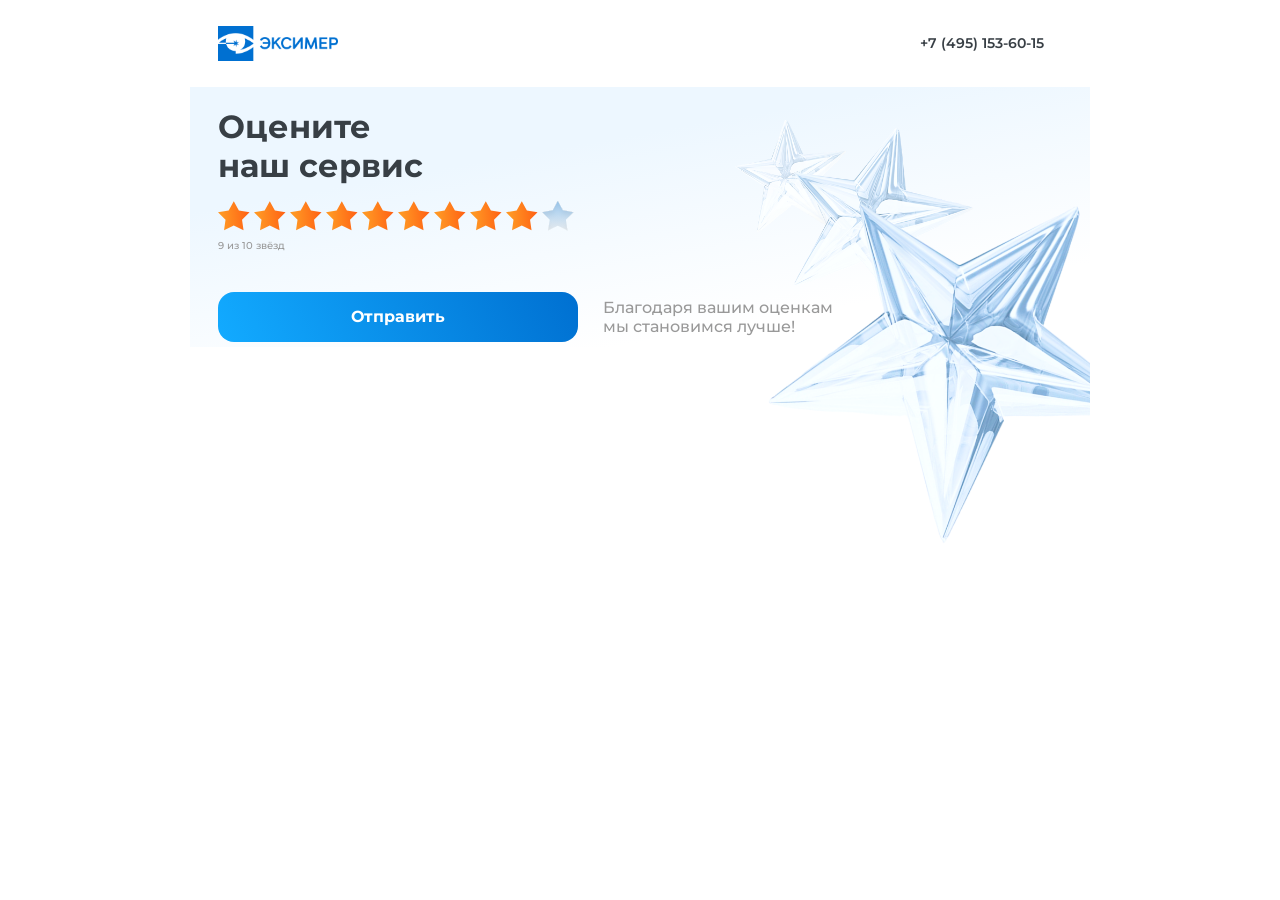
<file: index.html>
<!doctype html>
<html lang="en">
  <head>
    <meta charset="UTF-8" />
    <meta name="viewport" content="width=device-width, initial-scale=1.0" />
    <link
      href="https://fonts.googleapis.com/css2?family=Allura&family=Montserrat:ital,wght@0,100..900;1,100..900&family=Mulish:ital,wght@0,200..1000;1,200..1000&family=Oswald:wght@200..700&display=swap"
      rel="stylesheet"
    />
    <link
      href="https://fonts.googleapis.com/css2?family=Allura&family=Montserrat:ital,wght@0,100..900;1,100..900&family=Mulish:ital,wght@0,200..1000;1,200..1000&family=Oswald:wght@200..700&display=swap"
      rel="stylesheet"
    />
    <link rel="stylesheet" href="css/reset.css" />
    <link rel="stylesheet" href="css/main.css" />
    <title>Rate us - Good</title>
  </head>
  <body class="body-container">
    <header class="header-container">
      <img
        class="header__logo-image"
        src="assets/Logo_excimer.png"
        alt="logo"
      />
      <a class="header__phone-link" href="tel:+74951536015"
        >+7 (495) 153-60-15</a
      >
    </header>
    <main class="main-container">
      <div class="main-container-group">
        <div class="main-content">
          <h1 class="main-content__header">Оцените <br />наш&nbsp;сервис</h1>
          <div class="main-content__stars-container"></div>
          <div class="main-content__stars-numbers">
            <button class="star-container">
              <svg
                width="32"
                height="30"
                viewBox="0 0 27 25"
                fill="none"
                xmlns="http://www.w3.org/2000/svg"
              >
                <path
                  d="M13.3148 0L17.6186 7.78794L26.6296 9.32827L20.2784 15.6818L21.5438 24.4217L13.3148 20.5605L5.0858 24.4217L6.35115 15.6818L-2.86102e-06 9.32827L9.01102 7.78794L13.3148 0Z"
                  fill="url(#paint0_linear_2002_247)"
                />
                <defs>
                  <linearGradient
                    id="paint0_linear_2002_247"
                    x1="5.0718"
                    y1="27"
                    x2="30.9382"
                    y2="25.1579"
                    gradientUnits="userSpaceOnUse"
                  >
                    <stop stop-color="#FF9623" />
                    <stop offset="1" stop-color="#FF5912" />
                  </linearGradient>
                </defs>
              </svg>
            </button>
            <button class="star-container">
              <svg
                width="32"
                height="30"
                viewBox="0 0 27 25"
                fill="none"
                xmlns="http://www.w3.org/2000/svg"
              >
                <path
                  d="M13.3148 0L17.6186 7.78794L26.6296 9.32827L20.2784 15.6818L21.5438 24.4217L13.3148 20.5605L5.0858 24.4217L6.35115 15.6818L-2.86102e-06 9.32827L9.01102 7.78794L13.3148 0Z"
                  fill="url(#paint0_linear_2002_247)"
                />
                <defs>
                  <linearGradient
                    id="paint0_linear_2002_247"
                    x1="5.0718"
                    y1="27"
                    x2="30.9382"
                    y2="25.1579"
                    gradientUnits="userSpaceOnUse"
                  >
                    <stop stop-color="#FF9623" />
                    <stop offset="1" stop-color="#FF5912" />
                  </linearGradient>
                </defs>
              </svg>
            </button>
            <button class="star-container">
              <svg
                width="32"
                height="30"
                viewBox="0 0 27 25"
                fill="none"
                xmlns="http://www.w3.org/2000/svg"
              >
                <path
                  d="M13.3148 0L17.6186 7.78794L26.6296 9.32827L20.2784 15.6818L21.5438 24.4217L13.3148 20.5605L5.0858 24.4217L6.35115 15.6818L-2.86102e-06 9.32827L9.01102 7.78794L13.3148 0Z"
                  fill="url(#paint0_linear_2002_247)"
                />
                <defs>
                  <linearGradient
                    id="paint0_linear_2002_247"
                    x1="5.0718"
                    y1="27"
                    x2="30.9382"
                    y2="25.1579"
                    gradientUnits="userSpaceOnUse"
                  >
                    <stop stop-color="#FF9623" />
                    <stop offset="1" stop-color="#FF5912" />
                  </linearGradient>
                </defs>
              </svg>
            </button>
            <button class="star-container">
              <svg
                width="32"
                height="30"
                viewBox="0 0 27 25"
                fill="none"
                xmlns="http://www.w3.org/2000/svg"
              >
                <path
                  d="M13.3148 0L17.6186 7.78794L26.6296 9.32827L20.2784 15.6818L21.5438 24.4217L13.3148 20.5605L5.0858 24.4217L6.35115 15.6818L-2.86102e-06 9.32827L9.01102 7.78794L13.3148 0Z"
                  fill="url(#paint0_linear_2002_247)"
                />
                <defs>
                  <linearGradient
                    id="paint0_linear_2002_247"
                    x1="5.0718"
                    y1="27"
                    x2="30.9382"
                    y2="25.1579"
                    gradientUnits="userSpaceOnUse"
                  >
                    <stop stop-color="#FF9623" />
                    <stop offset="1" stop-color="#FF5912" />
                  </linearGradient>
                </defs>
              </svg>
            </button>
            <button class="star-container">
              <svg
                width="32"
                height="30"
                viewBox="0 0 27 25"
                fill="none"
                xmlns="http://www.w3.org/2000/svg"
              >
                <path
                  d="M13.3148 0L17.6186 7.78794L26.6296 9.32827L20.2784 15.6818L21.5438 24.4217L13.3148 20.5605L5.0858 24.4217L6.35115 15.6818L-2.86102e-06 9.32827L9.01102 7.78794L13.3148 0Z"
                  fill="url(#paint0_linear_2002_247)"
                />
                <defs>
                  <linearGradient
                    id="paint0_linear_2002_247"
                    x1="5.0718"
                    y1="27"
                    x2="30.9382"
                    y2="25.1579"
                    gradientUnits="userSpaceOnUse"
                  >
                    <stop stop-color="#FF9623" />
                    <stop offset="1" stop-color="#FF5912" />
                  </linearGradient>
                </defs>
              </svg>
            </button>
            <button class="star-container">
              <svg
                width="32"
                height="30"
                viewBox="0 0 27 25"
                fill="none"
                xmlns="http://www.w3.org/2000/svg"
              >
                <path
                  d="M13.3148 0L17.6186 7.78794L26.6296 9.32827L20.2784 15.6818L21.5438 24.4217L13.3148 20.5605L5.0858 24.4217L6.35115 15.6818L-2.86102e-06 9.32827L9.01102 7.78794L13.3148 0Z"
                  fill="url(#paint0_linear_2002_247)"
                />
                <defs>
                  <linearGradient
                    id="paint0_linear_2002_247"
                    x1="5.0718"
                    y1="27"
                    x2="30.9382"
                    y2="25.1579"
                    gradientUnits="userSpaceOnUse"
                  >
                    <stop stop-color="#FF9623" />
                    <stop offset="1" stop-color="#FF5912" />
                  </linearGradient>
                </defs>
              </svg>
            </button>
            <button class="star-container">
              <svg
                width="32"
                height="30"
                viewBox="0 0 27 25"
                fill="none"
                xmlns="http://www.w3.org/2000/svg"
              >
                <path
                  d="M13.3148 0L17.6186 7.78794L26.6296 9.32827L20.2784 15.6818L21.5438 24.4217L13.3148 20.5605L5.0858 24.4217L6.35115 15.6818L-2.86102e-06 9.32827L9.01102 7.78794L13.3148 0Z"
                  fill="url(#paint0_linear_2002_247)"
                />
                <defs>
                  <linearGradient
                    id="paint0_linear_2002_247"
                    x1="5.0718"
                    y1="27"
                    x2="30.9382"
                    y2="25.1579"
                    gradientUnits="userSpaceOnUse"
                  >
                    <stop stop-color="#FF9623" />
                    <stop offset="1" stop-color="#FF5912" />
                  </linearGradient>
                </defs>
              </svg>
            </button>
            <button class="star-container">
              <svg
                width="32"
                height="30"
                viewBox="0 0 27 25"
                fill="none"
                xmlns="http://www.w3.org/2000/svg"
              >
                <path
                  d="M13.3148 0L17.6186 7.78794L26.6296 9.32827L20.2784 15.6818L21.5438 24.4217L13.3148 20.5605L5.0858 24.4217L6.35115 15.6818L-2.86102e-06 9.32827L9.01102 7.78794L13.3148 0Z"
                  fill="url(#paint0_linear_2002_247)"
                />
                <defs>
                  <linearGradient
                    id="paint0_linear_2002_247"
                    x1="5.0718"
                    y1="27"
                    x2="30.9382"
                    y2="25.1579"
                    gradientUnits="userSpaceOnUse"
                  >
                    <stop stop-color="#FF9623" />
                    <stop offset="1" stop-color="#FF5912" />
                  </linearGradient>
                </defs>
              </svg>
            </button>
            <button class="star-container">
              <svg
                width="32"
                height="30"
                viewBox="0 0 27 25"
                fill="none"
                xmlns="http://www.w3.org/2000/svg"
              >
                <path
                  d="M13.3148 0L17.6186 7.78794L26.6296 9.32827L20.2784 15.6818L21.5438 24.4217L13.3148 20.5605L5.0858 24.4217L6.35115 15.6818L-2.86102e-06 9.32827L9.01102 7.78794L13.3148 0Z"
                  fill="url(#paint0_linear_2002_247)"
                />
                <defs>
                  <linearGradient
                    id="paint0_linear_2002_247"
                    x1="5.0718"
                    y1="27"
                    x2="30.9382"
                    y2="25.1579"
                    gradientUnits="userSpaceOnUse"
                  >
                    <stop stop-color="#FF9623" />
                    <stop offset="1" stop-color="#FF5912" />
                  </linearGradient>
                </defs>
              </svg>
            </button>
            <button class="star-container">
              <svg
                width="32"
                height="30"
                viewBox="0 0 26 25"
                fill="none"
                xmlns="http://www.w3.org/2000/svg"
              >
                <g filter="url(#filter0_i_2002_255)">
                  <path
                    d="M12.8393 0L16.9893 7.78794L25.6785 9.32827L19.5542 15.6818L20.7744 24.4217L12.8393 20.5605L4.90416 24.4217L6.12433 15.6818L9.53674e-07 9.32827L8.68921 7.78794L12.8393 0Z"
                    fill="url(#paint0_linear_2002_255)"
                  />
                </g>
                <defs>
                  <filter
                    id="filter0_i_2002_255"
                    x="0"
                    y="0"
                    width="25.6785"
                    height="28.4218"
                    filterUnits="userSpaceOnUse"
                    color-interpolation-filters="sRGB"
                  >
                    <feFlood flood-opacity="0" result="BackgroundImageFix" />
                    <feBlend
                      mode="normal"
                      in="SourceGraphic"
                      in2="BackgroundImageFix"
                      result="shape"
                    />
                    <feColorMatrix
                      in="SourceAlpha"
                      type="matrix"
                      values="0 0 0 0 0 0 0 0 0 0 0 0 0 0 0 0 0 0 127 0"
                      result="hardAlpha"
                    />
                    <feOffset dy="4" />
                    <feGaussianBlur stdDeviation="2" />
                    <feComposite
                      in2="hardAlpha"
                      operator="arithmetic"
                      k2="-1"
                      k3="1"
                    />
                    <feColorMatrix
                      type="matrix"
                      values="0 0 0 0 0 0 0 0 0 0 0 0 0 0 0 0 0 0 0.05 0"
                    />
                    <feBlend
                      mode="normal"
                      in2="shape"
                      result="effect1_innerShadow_2002_255"
                    />
                  </filter>
                  <linearGradient
                    id="paint0_linear_2002_255"
                    x1="12.8393"
                    y1="0"
                    x2="12.8393"
                    y2="27"
                    gradientUnits="userSpaceOnUse"
                  >
                    <stop stop-color="#9FCDF4" />
                    <stop offset="1" stop-color="#EBECED" />
                  </linearGradient>
                </defs>
              </svg>
            </button>
          </div>
          <p class="main-content__stars-subtext">9 из 10 звёзд</p>
        </div>
        <div class="main-content__button-container">
          <p class="main-content__button-container-text">
            Благодаря вашим оценкам мы&nbsp;становимся лучше!
          </p>
          <button class="main-content__action-button">Отправить</button>
        </div>
      </div>
      <div class="main-content__bg-pic">
        <img
          class="main-content__bg-pic-image"
          src="assets/stars-group.png"
          alt="glass star"
        />
      </div>
    </main>
  </body>
</html>
</file>
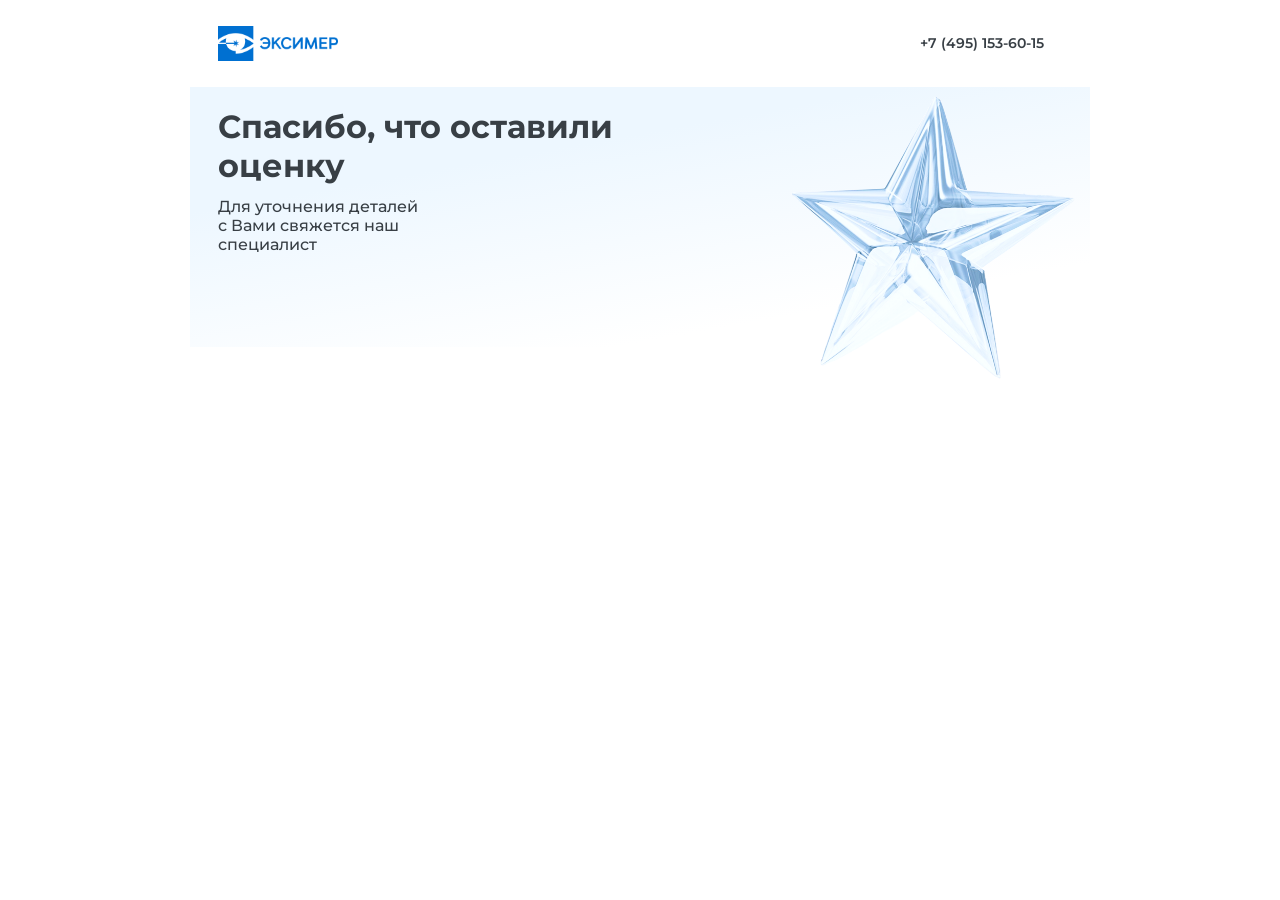
<file: bad-review-sent.html>
<!DOCTYPE html>
<html lang="en">
  <head>
    <meta charset="UTF-8" />
    <meta name="viewport" content="width=device-width, initial-scale=1.0" />
    <link
      href="https://fonts.googleapis.com/css2?family=Allura&family=Montserrat:ital,wght@0,100..900;1,100..900&family=Mulish:ital,wght@0,200..1000;1,200..1000&family=Oswald:wght@200..700&display=swap"
      rel="stylesheet"
    />
    <link
      href="https://fonts.googleapis.com/css2?family=Allura&family=Montserrat:ital,wght@0,100..900;1,100..900&family=Mulish:ital,wght@0,200..1000;1,200..1000&family=Oswald:wght@200..700&display=swap"
      rel="stylesheet"
    />
    <link rel="stylesheet" href="css/reset.css" />
    <link rel="stylesheet" href="css/main.css" />
    <link rel="stylesheet" href="css/bad-review-sent.css" />
    <title>Rate us - Bad</title>
  </head>
  <body class="body-container">
    <header class="header-container">
      <img
        class="header__logo-image"
        src="assets/Logo_excimer.png"
        alt="logo"
      />
      <a class="header__phone-link" href="tel:+74951536015"
        >+7 (495) 153-60-15</a
      >
    </header>
    <main class="main-container">
      <div class="main-container-group">
        <div class="main-content">
          <h1 class="main-content__header">
            Спасибо, что&nbsp;оставили <br />оценку
          </h1>
          <p class="main-content__text">
            Для уточнения деталей с&nbsp;Вами свяжется наш специалист
          </p>
        </div>
      </div>
      <div class="main-content__bg-pic">
        <img
          class="main-content__bg-pic-image"
          src="assets/star-sent.png"
          alt="glass star"
        />
      </div>
    </main>
  </body>
</html>
</file>
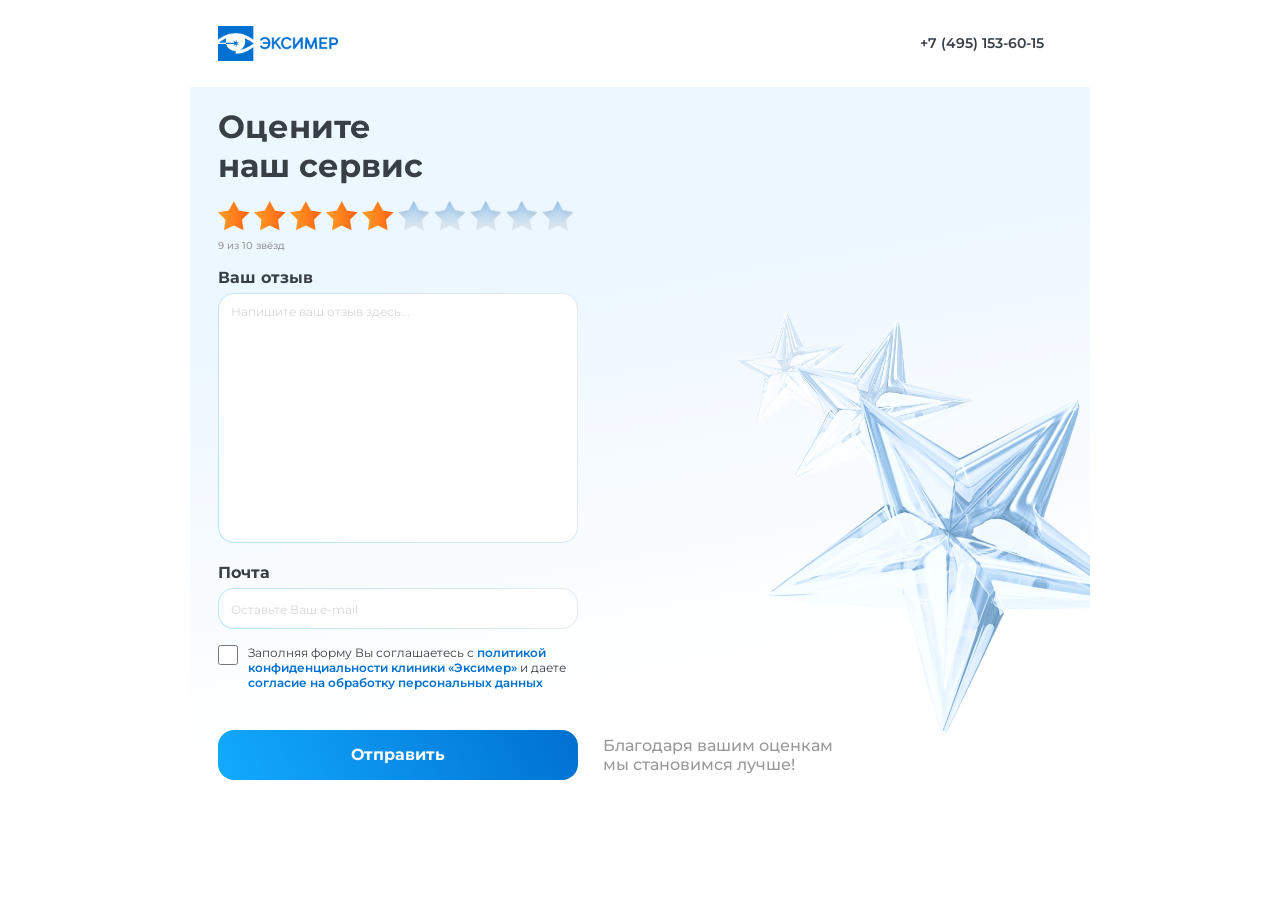
<file: bad-review.html>
<!doctype html>
<html lang="en">
  <head>
    <meta charset="UTF-8" />
    <meta name="viewport" content="width=device-width, initial-scale=1.0" />
    <link
      href="https://fonts.googleapis.com/css2?family=Allura&family=Montserrat:ital,wght@0,100..900;1,100..900&family=Mulish:ital,wght@0,200..1000;1,200..1000&family=Oswald:wght@200..700&display=swap"
      rel="stylesheet"
    />
    <link
      href="https://fonts.googleapis.com/css2?family=Allura&family=Montserrat:ital,wght@0,100..900;1,100..900&family=Mulish:ital,wght@0,200..1000;1,200..1000&family=Oswald:wght@200..700&display=swap"
      rel="stylesheet"
    />
    <link rel="stylesheet" href="css/reset.css" />
    <link rel="stylesheet" href="css/main.css" />
    <link rel="stylesheet" href="css/bad-review.css" />
    <title>Rate us - Bad</title>
  </head>
  <body class="body-container">
    <header class="header-container">
      <img
        class="header__logo-image"
        src="assets/Logo_excimer.png"
        alt="logo"
      />
      <a class="header__phone-link" href="tel:+74951536015"
        >+7 (495) 153-60-15</a
      >
    </header>
    <main class="main-container">
      <div class="main-container-group">
        <div class="main-content">
          <h1 class="main-content__header">Оцените <br />наш&nbsp;сервис</h1>
          <div class="main-content__stars-container"></div>
          <div class="main-content__stars-numbers">
            <button class="star-container">
              <svg
                width="32"
                height="30"
                viewBox="0 0 27 25"
                fill="none"
                xmlns="http://www.w3.org/2000/svg"
              >
                <path
                  d="M13.3148 0L17.6186 7.78794L26.6296 9.32827L20.2784 15.6818L21.5438 24.4217L13.3148 20.5605L5.0858 24.4217L6.35115 15.6818L-2.86102e-06 9.32827L9.01102 7.78794L13.3148 0Z"
                  fill="url(#paint0_linear_2002_247)"
                />
                <defs>
                  <linearGradient
                    id="paint0_linear_2002_247"
                    x1="5.0718"
                    y1="27"
                    x2="30.9382"
                    y2="25.1579"
                    gradientUnits="userSpaceOnUse"
                  >
                    <stop stop-color="#FF9623" />
                    <stop offset="1" stop-color="#FF5912" />
                  </linearGradient>
                </defs>
              </svg>
            </button>
            <button class="star-container">
              <svg
                width="32"
                height="30"
                viewBox="0 0 27 25"
                fill="none"
                xmlns="http://www.w3.org/2000/svg"
              >
                <path
                  d="M13.3148 0L17.6186 7.78794L26.6296 9.32827L20.2784 15.6818L21.5438 24.4217L13.3148 20.5605L5.0858 24.4217L6.35115 15.6818L-2.86102e-06 9.32827L9.01102 7.78794L13.3148 0Z"
                  fill="url(#paint0_linear_2002_247)"
                />
                <defs>
                  <linearGradient
                    id="paint0_linear_2002_247"
                    x1="5.0718"
                    y1="27"
                    x2="30.9382"
                    y2="25.1579"
                    gradientUnits="userSpaceOnUse"
                  >
                    <stop stop-color="#FF9623" />
                    <stop offset="1" stop-color="#FF5912" />
                  </linearGradient>
                </defs>
              </svg>
            </button>
            <button class="star-container">
              <svg
                width="32"
                height="30"
                viewBox="0 0 27 25"
                fill="none"
                xmlns="http://www.w3.org/2000/svg"
              >
                <path
                  d="M13.3148 0L17.6186 7.78794L26.6296 9.32827L20.2784 15.6818L21.5438 24.4217L13.3148 20.5605L5.0858 24.4217L6.35115 15.6818L-2.86102e-06 9.32827L9.01102 7.78794L13.3148 0Z"
                  fill="url(#paint0_linear_2002_247)"
                />
                <defs>
                  <linearGradient
                    id="paint0_linear_2002_247"
                    x1="5.0718"
                    y1="27"
                    x2="30.9382"
                    y2="25.1579"
                    gradientUnits="userSpaceOnUse"
                  >
                    <stop stop-color="#FF9623" />
                    <stop offset="1" stop-color="#FF5912" />
                  </linearGradient>
                </defs>
              </svg>
            </button>
            <button class="star-container">
              <svg
                width="32"
                height="30"
                viewBox="0 0 27 25"
                fill="none"
                xmlns="http://www.w3.org/2000/svg"
              >
                <path
                  d="M13.3148 0L17.6186 7.78794L26.6296 9.32827L20.2784 15.6818L21.5438 24.4217L13.3148 20.5605L5.0858 24.4217L6.35115 15.6818L-2.86102e-06 9.32827L9.01102 7.78794L13.3148 0Z"
                  fill="url(#paint0_linear_2002_247)"
                />
                <defs>
                  <linearGradient
                    id="paint0_linear_2002_247"
                    x1="5.0718"
                    y1="27"
                    x2="30.9382"
                    y2="25.1579"
                    gradientUnits="userSpaceOnUse"
                  >
                    <stop stop-color="#FF9623" />
                    <stop offset="1" stop-color="#FF5912" />
                  </linearGradient>
                </defs>
              </svg>
            </button>
            <button class="star-container">
              <svg
                width="32"
                height="30"
                viewBox="0 0 27 25"
                fill="none"
                xmlns="http://www.w3.org/2000/svg"
              >
                <path
                  d="M13.3148 0L17.6186 7.78794L26.6296 9.32827L20.2784 15.6818L21.5438 24.4217L13.3148 20.5605L5.0858 24.4217L6.35115 15.6818L-2.86102e-06 9.32827L9.01102 7.78794L13.3148 0Z"
                  fill="url(#paint0_linear_2002_247)"
                />
                <defs>
                  <linearGradient
                    id="paint0_linear_2002_247"
                    x1="5.0718"
                    y1="27"
                    x2="30.9382"
                    y2="25.1579"
                    gradientUnits="userSpaceOnUse"
                  >
                    <stop stop-color="#FF9623" />
                    <stop offset="1" stop-color="#FF5912" />
                  </linearGradient>
                </defs>
              </svg>
            </button>
            <button class="star-container">
              <svg
                width="32"
                height="30"
                viewBox="0 0 26 25"
                fill="none"
                xmlns="http://www.w3.org/2000/svg"
              >
                <g filter="url(#filter0_i_2002_255)">
                  <path
                    d="M12.8393 0L16.9893 7.78794L25.6785 9.32827L19.5542 15.6818L20.7744 24.4217L12.8393 20.5605L4.90416 24.4217L6.12433 15.6818L9.53674e-07 9.32827L8.68921 7.78794L12.8393 0Z"
                    fill="url(#paint0_linear_2002_255)"
                  />
                </g>
                <defs>
                  <filter
                    id="filter0_i_2002_255"
                    x="0"
                    y="0"
                    width="25.6785"
                    height="28.4218"
                    filterUnits="userSpaceOnUse"
                    color-interpolation-filters="sRGB"
                  >
                    <feFlood flood-opacity="0" result="BackgroundImageFix" />
                    <feBlend
                      mode="normal"
                      in="SourceGraphic"
                      in2="BackgroundImageFix"
                      result="shape"
                    />
                    <feColorMatrix
                      in="SourceAlpha"
                      type="matrix"
                      values="0 0 0 0 0 0 0 0 0 0 0 0 0 0 0 0 0 0 127 0"
                      result="hardAlpha"
                    />
                    <feOffset dy="4" />
                    <feGaussianBlur stdDeviation="2" />
                    <feComposite
                      in2="hardAlpha"
                      operator="arithmetic"
                      k2="-1"
                      k3="1"
                    />
                    <feColorMatrix
                      type="matrix"
                      values="0 0 0 0 0 0 0 0 0 0 0 0 0 0 0 0 0 0 0.05 0"
                    />
                    <feBlend
                      mode="normal"
                      in2="shape"
                      result="effect1_innerShadow_2002_255"
                    />
                  </filter>
                  <linearGradient
                    id="paint0_linear_2002_255"
                    x1="12.8393"
                    y1="0"
                    x2="12.8393"
                    y2="27"
                    gradientUnits="userSpaceOnUse"
                  >
                    <stop stop-color="#9FCDF4" />
                    <stop offset="1" stop-color="#EBECED" />
                  </linearGradient>
                </defs>
              </svg>
            </button>
            <button class="star-container">
              <svg
                width="32"
                height="30"
                viewBox="0 0 26 25"
                fill="none"
                xmlns="http://www.w3.org/2000/svg"
              >
                <g filter="url(#filter0_i_2002_255)">
                  <path
                    d="M12.8393 0L16.9893 7.78794L25.6785 9.32827L19.5542 15.6818L20.7744 24.4217L12.8393 20.5605L4.90416 24.4217L6.12433 15.6818L9.53674e-07 9.32827L8.68921 7.78794L12.8393 0Z"
                    fill="url(#paint0_linear_2002_255)"
                  />
                </g>
                <defs>
                  <filter
                    id="filter0_i_2002_255"
                    x="0"
                    y="0"
                    width="25.6785"
                    height="28.4218"
                    filterUnits="userSpaceOnUse"
                    color-interpolation-filters="sRGB"
                  >
                    <feFlood flood-opacity="0" result="BackgroundImageFix" />
                    <feBlend
                      mode="normal"
                      in="SourceGraphic"
                      in2="BackgroundImageFix"
                      result="shape"
                    />
                    <feColorMatrix
                      in="SourceAlpha"
                      type="matrix"
                      values="0 0 0 0 0 0 0 0 0 0 0 0 0 0 0 0 0 0 127 0"
                      result="hardAlpha"
                    />
                    <feOffset dy="4" />
                    <feGaussianBlur stdDeviation="2" />
                    <feComposite
                      in2="hardAlpha"
                      operator="arithmetic"
                      k2="-1"
                      k3="1"
                    />
                    <feColorMatrix
                      type="matrix"
                      values="0 0 0 0 0 0 0 0 0 0 0 0 0 0 0 0 0 0 0.05 0"
                    />
                    <feBlend
                      mode="normal"
                      in2="shape"
                      result="effect1_innerShadow_2002_255"
                    />
                  </filter>
                  <linearGradient
                    id="paint0_linear_2002_255"
                    x1="12.8393"
                    y1="0"
                    x2="12.8393"
                    y2="27"
                    gradientUnits="userSpaceOnUse"
                  >
                    <stop stop-color="#9FCDF4" />
                    <stop offset="1" stop-color="#EBECED" />
                  </linearGradient>
                </defs>
              </svg>
            </button>
            <button class="star-container">
              <svg
                width="32"
                height="30"
                viewBox="0 0 26 25"
                fill="none"
                xmlns="http://www.w3.org/2000/svg"
              >
                <g filter="url(#filter0_i_2002_255)">
                  <path
                    d="M12.8393 0L16.9893 7.78794L25.6785 9.32827L19.5542 15.6818L20.7744 24.4217L12.8393 20.5605L4.90416 24.4217L6.12433 15.6818L9.53674e-07 9.32827L8.68921 7.78794L12.8393 0Z"
                    fill="url(#paint0_linear_2002_255)"
                  />
                </g>
                <defs>
                  <filter
                    id="filter0_i_2002_255"
                    x="0"
                    y="0"
                    width="25.6785"
                    height="28.4218"
                    filterUnits="userSpaceOnUse"
                    color-interpolation-filters="sRGB"
                  >
                    <feFlood flood-opacity="0" result="BackgroundImageFix" />
                    <feBlend
                      mode="normal"
                      in="SourceGraphic"
                      in2="BackgroundImageFix"
                      result="shape"
                    />
                    <feColorMatrix
                      in="SourceAlpha"
                      type="matrix"
                      values="0 0 0 0 0 0 0 0 0 0 0 0 0 0 0 0 0 0 127 0"
                      result="hardAlpha"
                    />
                    <feOffset dy="4" />
                    <feGaussianBlur stdDeviation="2" />
                    <feComposite
                      in2="hardAlpha"
                      operator="arithmetic"
                      k2="-1"
                      k3="1"
                    />
                    <feColorMatrix
                      type="matrix"
                      values="0 0 0 0 0 0 0 0 0 0 0 0 0 0 0 0 0 0 0.05 0"
                    />
                    <feBlend
                      mode="normal"
                      in2="shape"
                      result="effect1_innerShadow_2002_255"
                    />
                  </filter>
                  <linearGradient
                    id="paint0_linear_2002_255"
                    x1="12.8393"
                    y1="0"
                    x2="12.8393"
                    y2="27"
                    gradientUnits="userSpaceOnUse"
                  >
                    <stop stop-color="#9FCDF4" />
                    <stop offset="1" stop-color="#EBECED" />
                  </linearGradient>
                </defs>
              </svg>
            </button>
            <button class="star-container">
              <svg
                width="32"
                height="30"
                viewBox="0 0 26 25"
                fill="none"
                xmlns="http://www.w3.org/2000/svg"
              >
                <g filter="url(#filter0_i_2002_255)">
                  <path
                    d="M12.8393 0L16.9893 7.78794L25.6785 9.32827L19.5542 15.6818L20.7744 24.4217L12.8393 20.5605L4.90416 24.4217L6.12433 15.6818L9.53674e-07 9.32827L8.68921 7.78794L12.8393 0Z"
                    fill="url(#paint0_linear_2002_255)"
                  />
                </g>
                <defs>
                  <filter
                    id="filter0_i_2002_255"
                    x="0"
                    y="0"
                    width="25.6785"
                    height="28.4218"
                    filterUnits="userSpaceOnUse"
                    color-interpolation-filters="sRGB"
                  >
                    <feFlood flood-opacity="0" result="BackgroundImageFix" />
                    <feBlend
                      mode="normal"
                      in="SourceGraphic"
                      in2="BackgroundImageFix"
                      result="shape"
                    />
                    <feColorMatrix
                      in="SourceAlpha"
                      type="matrix"
                      values="0 0 0 0 0 0 0 0 0 0 0 0 0 0 0 0 0 0 127 0"
                      result="hardAlpha"
                    />
                    <feOffset dy="4" />
                    <feGaussianBlur stdDeviation="2" />
                    <feComposite
                      in2="hardAlpha"
                      operator="arithmetic"
                      k2="-1"
                      k3="1"
                    />
                    <feColorMatrix
                      type="matrix"
                      values="0 0 0 0 0 0 0 0 0 0 0 0 0 0 0 0 0 0 0.05 0"
                    />
                    <feBlend
                      mode="normal"
                      in2="shape"
                      result="effect1_innerShadow_2002_255"
                    />
                  </filter>
                  <linearGradient
                    id="paint0_linear_2002_255"
                    x1="12.8393"
                    y1="0"
                    x2="12.8393"
                    y2="27"
                    gradientUnits="userSpaceOnUse"
                  >
                    <stop stop-color="#9FCDF4" />
                    <stop offset="1" stop-color="#EBECED" />
                  </linearGradient>
                </defs>
              </svg>
            </button>
            <button class="star-container">
              <svg
                width="32"
                height="30"
                viewBox="0 0 26 25"
                fill="none"
                xmlns="http://www.w3.org/2000/svg"
              >
                <g filter="url(#filter0_i_2002_255)">
                  <path
                    d="M12.8393 0L16.9893 7.78794L25.6785 9.32827L19.5542 15.6818L20.7744 24.4217L12.8393 20.5605L4.90416 24.4217L6.12433 15.6818L9.53674e-07 9.32827L8.68921 7.78794L12.8393 0Z"
                    fill="url(#paint0_linear_2002_255)"
                  />
                </g>
                <defs>
                  <filter
                    id="filter0_i_2002_255"
                    x="0"
                    y="0"
                    width="25.6785"
                    height="28.4218"
                    filterUnits="userSpaceOnUse"
                    color-interpolation-filters="sRGB"
                  >
                    <feFlood flood-opacity="0" result="BackgroundImageFix" />
                    <feBlend
                      mode="normal"
                      in="SourceGraphic"
                      in2="BackgroundImageFix"
                      result="shape"
                    />
                    <feColorMatrix
                      in="SourceAlpha"
                      type="matrix"
                      values="0 0 0 0 0 0 0 0 0 0 0 0 0 0 0 0 0 0 127 0"
                      result="hardAlpha"
                    />
                    <feOffset dy="4" />
                    <feGaussianBlur stdDeviation="2" />
                    <feComposite
                      in2="hardAlpha"
                      operator="arithmetic"
                      k2="-1"
                      k3="1"
                    />
                    <feColorMatrix
                      type="matrix"
                      values="0 0 0 0 0 0 0 0 0 0 0 0 0 0 0 0 0 0 0.05 0"
                    />
                    <feBlend
                      mode="normal"
                      in2="shape"
                      result="effect1_innerShadow_2002_255"
                    />
                  </filter>
                  <linearGradient
                    id="paint0_linear_2002_255"
                    x1="12.8393"
                    y1="0"
                    x2="12.8393"
                    y2="27"
                    gradientUnits="userSpaceOnUse"
                  >
                    <stop stop-color="#9FCDF4" />
                    <stop offset="1" stop-color="#EBECED" />
                  </linearGradient>
                </defs>
              </svg>
            </button>
          </div>
          <p class="main-content__stars-subtext">9 из 10 звёзд</p>
        </div>
        <div class="main-content__review-area">
          <label for="review">Ваш отзыв</label><br />
          <textarea
            id="review"
            name="review"
            placeholder="Напишите ваш отзыв здесь..."
            rows="12"
          ></textarea
          ><br />
        </div>
        <div class="main-content__email-form">
          <label for="email">Почта</label><br />
          <input
            type="email"
            id="email"
            placeholder="Оставьте Ваш e-mail"
            name="email"
          />
        </div>
        <div class="checkbox-docs">
          <input type="checkbox" required="" wfd-id="id12" />
          <div class="text-docs">
            <p>
              Заполняя форму Вы соглашаетесь с
              <a class="checkbox-docs-link" href="#">
                политикой конфиденциальности клиники «Эксимер»
              </a>
              и даете
              <a class="checkbox-docs-link" href="#"
                >согласие на обработку персональных данных
              </a>
            </p>
          </div>
        </div>
        <div class="main-content__button-container">
          <p class="main-content__button-container-text">
            Благодаря вашим оценкам мы&nbsp;становимся лучше!
          </p>
          <button class="main-content__action-button">Отправить</button>
        </div>
      </div>
      <div class="main-content__bg-pic">
        <img
          class="main-content__bg-pic-image"
          src="assets/stars-group.png"
          alt="glass star"
        />
      </div>
    </main>
  </body>
</html>
</file>
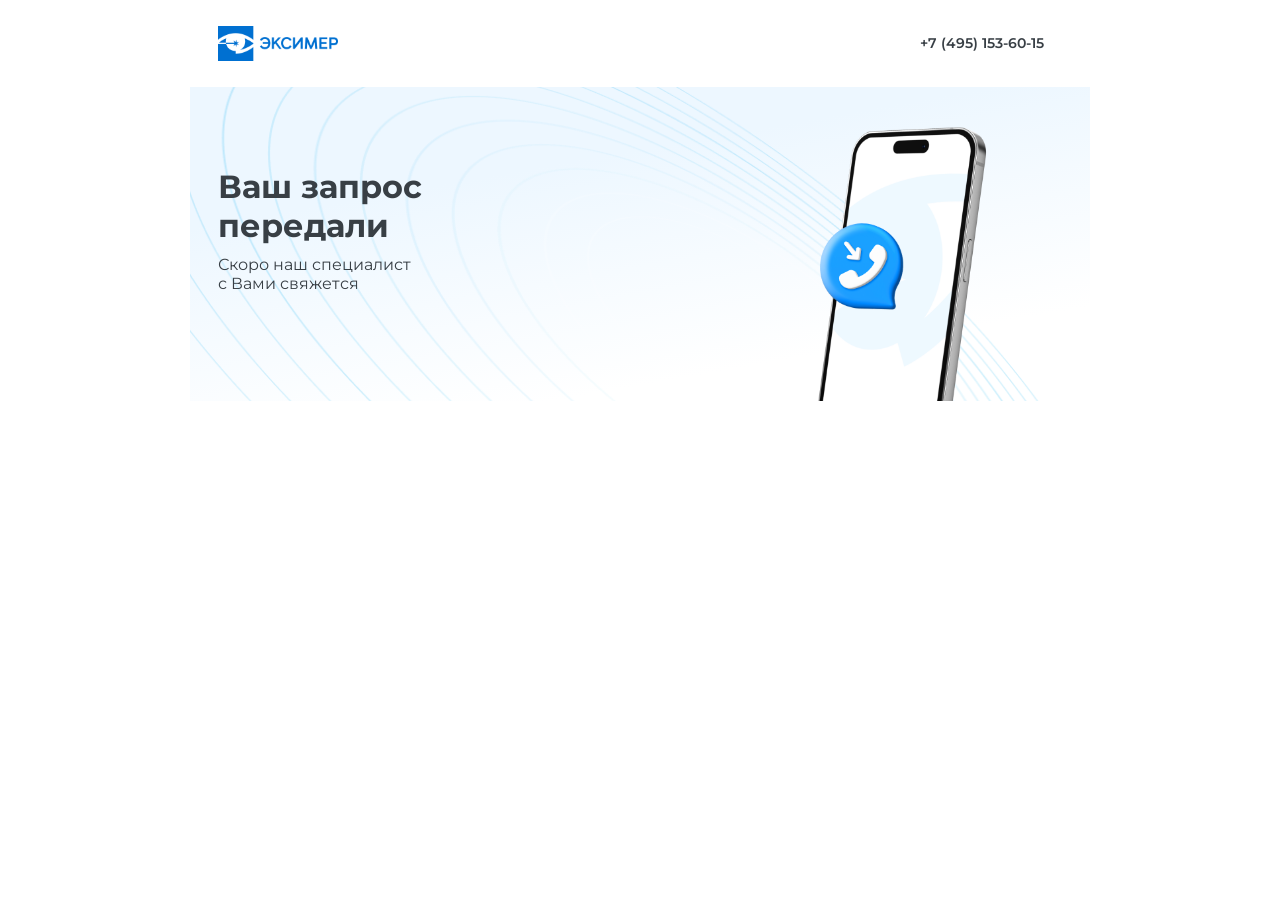
<file: call-me.html>
<!doctype html>
<html lang="en">
  <head>
    <meta charset="UTF-8" />
    <meta name="viewport" content="width=device-width, initial-scale=1.0" />
    <link
      href="https://fonts.googleapis.com/css2?family=Allura&family=Montserrat:ital,wght@0,100..900;1,100..900&family=Mulish:ital,wght@0,200..1000;1,200..1000&family=Oswald:wght@200..700&display=swap"
      rel="stylesheet"
    />
    <link
      href="https://fonts.googleapis.com/css2?family=Allura&family=Montserrat:ital,wght@0,100..900;1,100..900&family=Mulish:ital,wght@0,200..1000;1,200..1000&family=Oswald:wght@200..700&display=swap"
      rel="stylesheet"
    />
    <link rel="stylesheet" href="css/reset.css" />
    <link rel="stylesheet" href="css/confirm.css" />
    <link rel="stylesheet" href="css/call-me.css" />
    <title>Call me</title>
  </head>
  <body class="body-container">
    <header class="header-container">
      <img
        class="header__logo-image"
        src="assets/Logo_excimer.png"
        alt="logo"
      />
      <a class="header__phone-link" href="tel:+74951536015"
        >+7 (495) 153-60-15</a
      >
    </header>
    <main class="main-container call-me-container">
      <div class="main-wrapper">
        <h1 class="main-content__header call-me-header">Ваш запрос передали</h1>
        <p class="main-content__visit-header call-me-text">
          Скоро наш специалист с&nbsp;Вами&nbsp;свяжется
        </p>
      </div>
      <img
        class="mockup-phone-image"
        src="assets/call-me-phone.png"
        alt="mockup phone"
      />
    </main>
  </body>
</html>
</file>
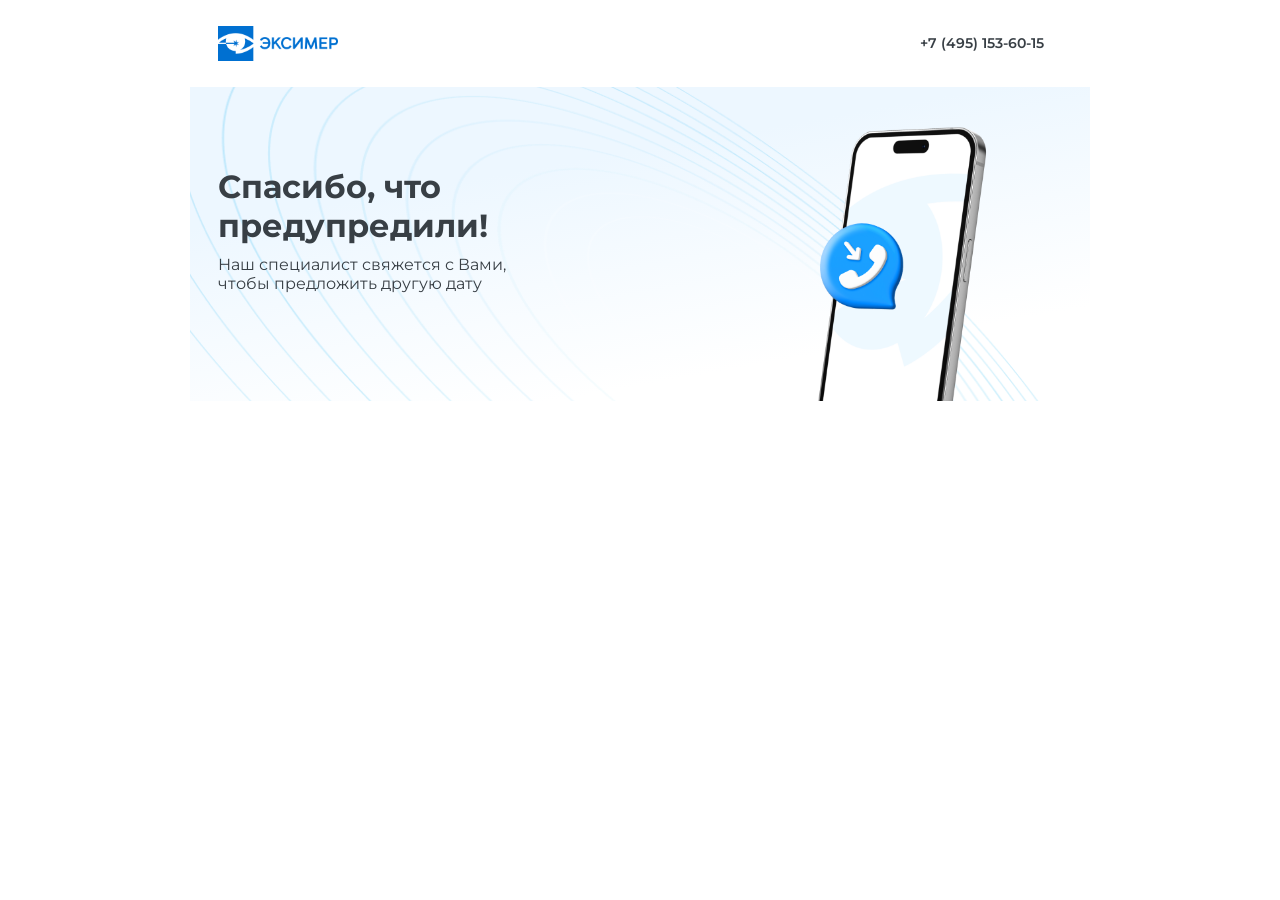
<file: cancel.html>
<!doctype html>
<html lang="en">
  <head>
    <meta charset="UTF-8" />
    <meta name="viewport" content="width=device-width, initial-scale=1.0" />
    <link
      href="https://fonts.googleapis.com/css2?family=Allura&family=Montserrat:ital,wght@0,100..900;1,100..900&family=Mulish:ital,wght@0,200..1000;1,200..1000&family=Oswald:wght@200..700&display=swap"
      rel="stylesheet"
    />
    <link
      href="https://fonts.googleapis.com/css2?family=Allura&family=Montserrat:ital,wght@0,100..900;1,100..900&family=Mulish:ital,wght@0,200..1000;1,200..1000&family=Oswald:wght@200..700&display=swap"
      rel="stylesheet"
    />
    <link rel="stylesheet" href="css/reset.css" />
    <link rel="stylesheet" href="css/confirm.css" />
    <link rel="stylesheet" href="css/call-me.css" />
    <title>Cancel</title>
  </head>
  <body class="body-container">
    <header class="header-container">
      <img
        class="header__logo-image"
        src="assets/Logo_excimer.png"
        alt="logo"
      />
      <a class="header__phone-link" href="tel:+74951536015"
        >+7 (495) 153-60-15</a
      >
    </header>
    <main class="main-container call-me-container">
      <div class="main-wrapper">
        <h1 class="main-content__header call-me-header">
          Спасибо, что предупредили!
        </h1>
        <p class="main-content__visit-header call-me-text">
          Наш специалист свяжется с Вами, чтобы предложить другую дату
        </p>
      </div>
      <img
        class="mockup-phone-image"
        src="assets/call-me-phone.png"
        alt="mockup phone"
      />
    </main>
  </body>
</html>
</file>
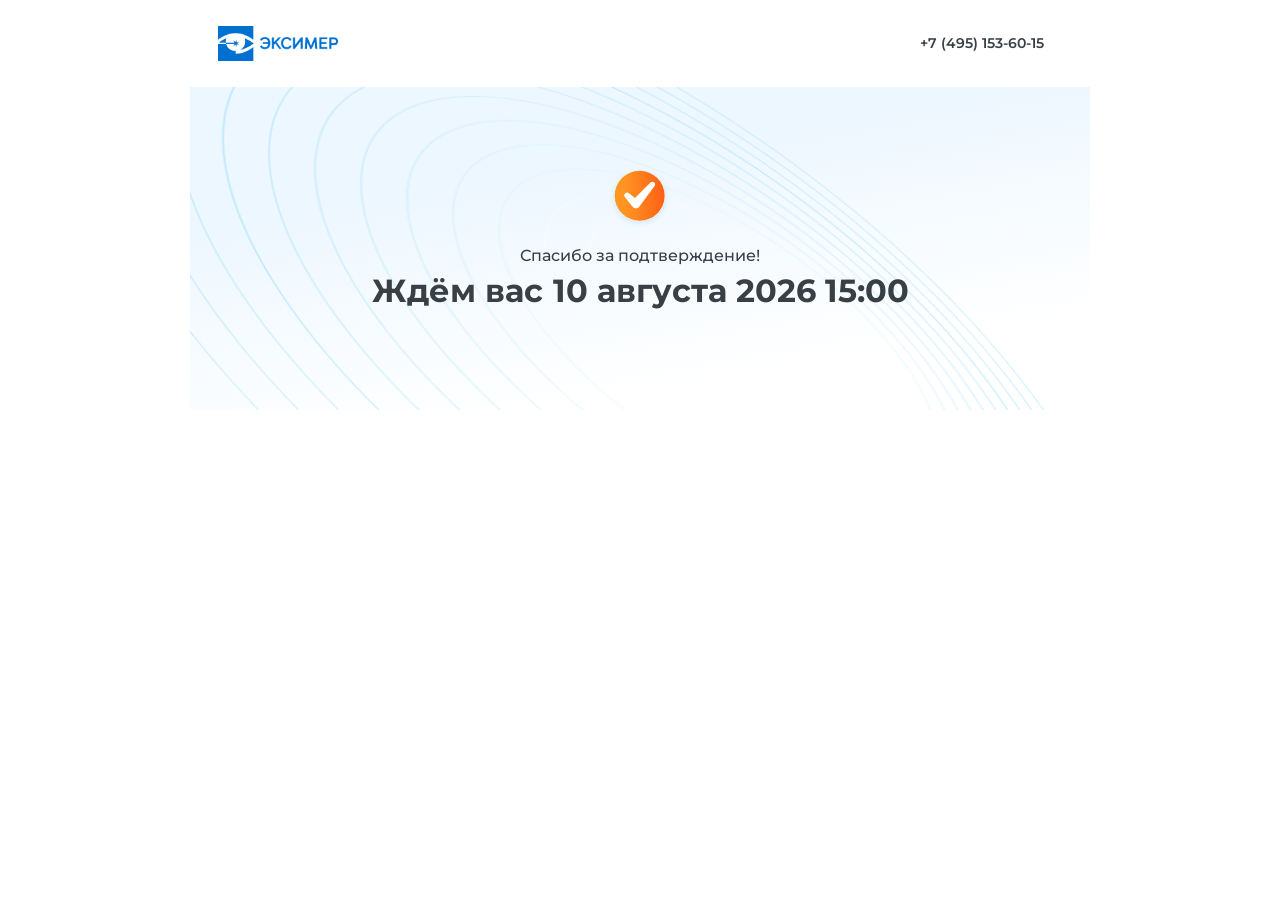
<file: confirm-checkup.html>
<!doctype html>
<html lang="en">
  <head>
    <meta charset="UTF-8" />
    <meta name="viewport" content="width=device-width, initial-scale=1.0" />
    <link
      href="https://fonts.googleapis.com/css2?family=Allura&family=Montserrat:ital,wght@0,100..900;1,100..900&family=Mulish:ital,wght@0,200..1000;1,200..1000&family=Oswald:wght@200..700&display=swap"
      rel="stylesheet"
    />
    <link
      href="https://fonts.googleapis.com/css2?family=Allura&family=Montserrat:ital,wght@0,100..900;1,100..900&family=Mulish:ital,wght@0,200..1000;1,200..1000&family=Oswald:wght@200..700&display=swap"
      rel="stylesheet"
    />
    <link rel="stylesheet" href="css/reset.css" />
    <link rel="stylesheet" href="css/confirm.css" />
    <link rel="stylesheet" href="css/confirm-checkup.css" />
    <title>Confirm Checkup</title>
  </head>
  <body class="body-container">
    <header class="header-container">
      <img
        class="header__logo-image"
        src="assets/Logo_excimer.png"
        alt="logo"
      />
      <a class="header__phone-link" href="tel:+74951536015"
        >+7 (495) 153-60-15</a
      >
    </header>
    <main class="main-container">
      <div class="main-wrapper">
        <img src="assets/svg/check.svg" alt="" />
        <p class="main-content__visit-header">Спасибо за подтверждение!</p>
        <h1 class="main-content__header">
          Ждём вас
          <p>10 августа 2026 15:00</p>
        </h1>
      </div>
    </main>
  </body>
</html>
</file>
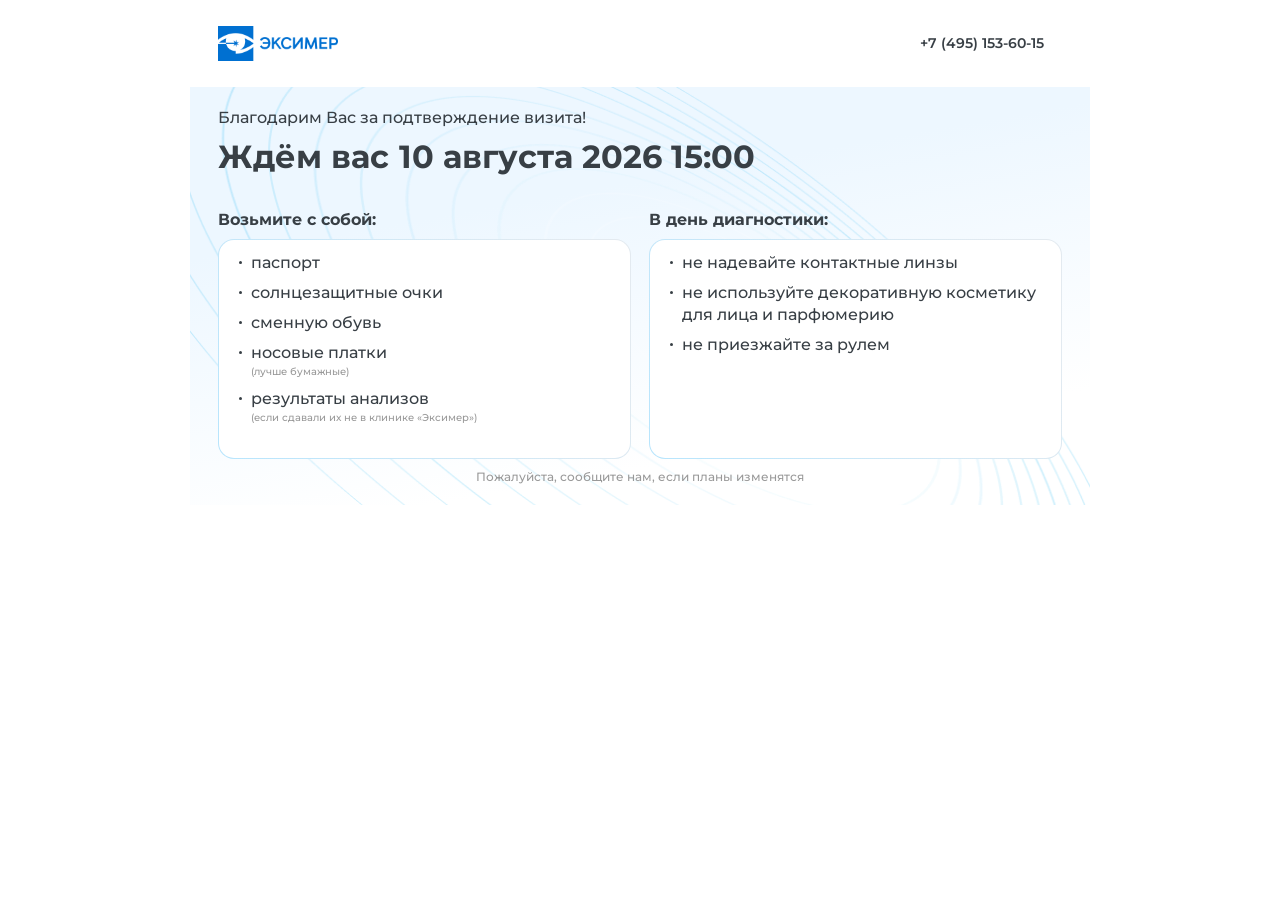
<file: confirm-diagnostics.html>
<!doctype html>
<html lang="en">
  <head>
    <meta charset="UTF-8" />
    <meta name="viewport" content="width=device-width, initial-scale=1.0" />
    <link
      href="https://fonts.googleapis.com/css2?family=Allura&family=Montserrat:ital,wght@0,100..900;1,100..900&family=Mulish:ital,wght@0,200..1000;1,200..1000&family=Oswald:wght@200..700&display=swap"
      rel="stylesheet"
    />
    <link
      href="https://fonts.googleapis.com/css2?family=Allura&family=Montserrat:ital,wght@0,100..900;1,100..900&family=Mulish:ital,wght@0,200..1000;1,200..1000&family=Oswald:wght@200..700&display=swap"
      rel="stylesheet"
    />
    <link rel="stylesheet" href="css/reset.css" />
    <link rel="stylesheet" href="css/confirm.css" />
    <link rel="stylesheet" href="css/confirm-operation-diagnostics.css" />
    <title>Confirm Diagnostics</title>
  </head>
  <body class="body-container">
    <header class="header-container">
      <img
        class="header__logo-image"
        src="assets/Logo_excimer.png"
        alt="logo"
      />
      <a class="header__phone-link" href="tel:+74951536015"
        >+7 (495) 153-60-15</a
      >
    </header>
    <main class="main-container">
      <div class="main-wrapper">
        <p class="main-content__visit-header">
          Благодарим Вас за&nbsp;подтверждение визита!
        </p>
        <h1 class="main-content__header">
          Ждём вас
          <p>10 августа 2026 15:00</p>
        </h1>
        <div class="main-content__checklist-row">
          <div class="main-content__visit-info checklist-row diagnostic">
            <p class="visit-info-header">Возьмите с собой:</p>
            <div class="visit-info-container checklist-row diagnostic">
              <ul class="check-list">
                <li>паспорт</li>
                <li>солнцезащитные очки</li>
                <li>сменную обувь</li>
                <li>
                  носовые платки
                  <p class="check-list-subtext">(лучше бумажные)</p>
                </li>
                <li>
                  результаты анализов
                  <p class="check-list-subtext">
                    (если сдавали их не в клинике «Эксимер»)
                  </p>
                </li>
              </ul>
            </div>
          </div>
          <div class="main-content__visit-info checklist-row diagnostic">
            <p class="visit-info-header">В день диагностики:</p>
            <div class="visit-info-container checklist-row diagnostic">
              <ul class="check-list">
                <li>не надевайте контактные линзы</li>
                <li>
                  не используйте декоративную косметику для лица и парфюмерию
                </li>
                <li>не приезжайте за рулем</li>
              </ul>
            </div>
          </div>
        </div>

        <p class="warning-text">
          Пожалуйста, сообщите нам, если планы изменятся
        </p>
      </div>
    </main>
  </body>
</html>
</file>
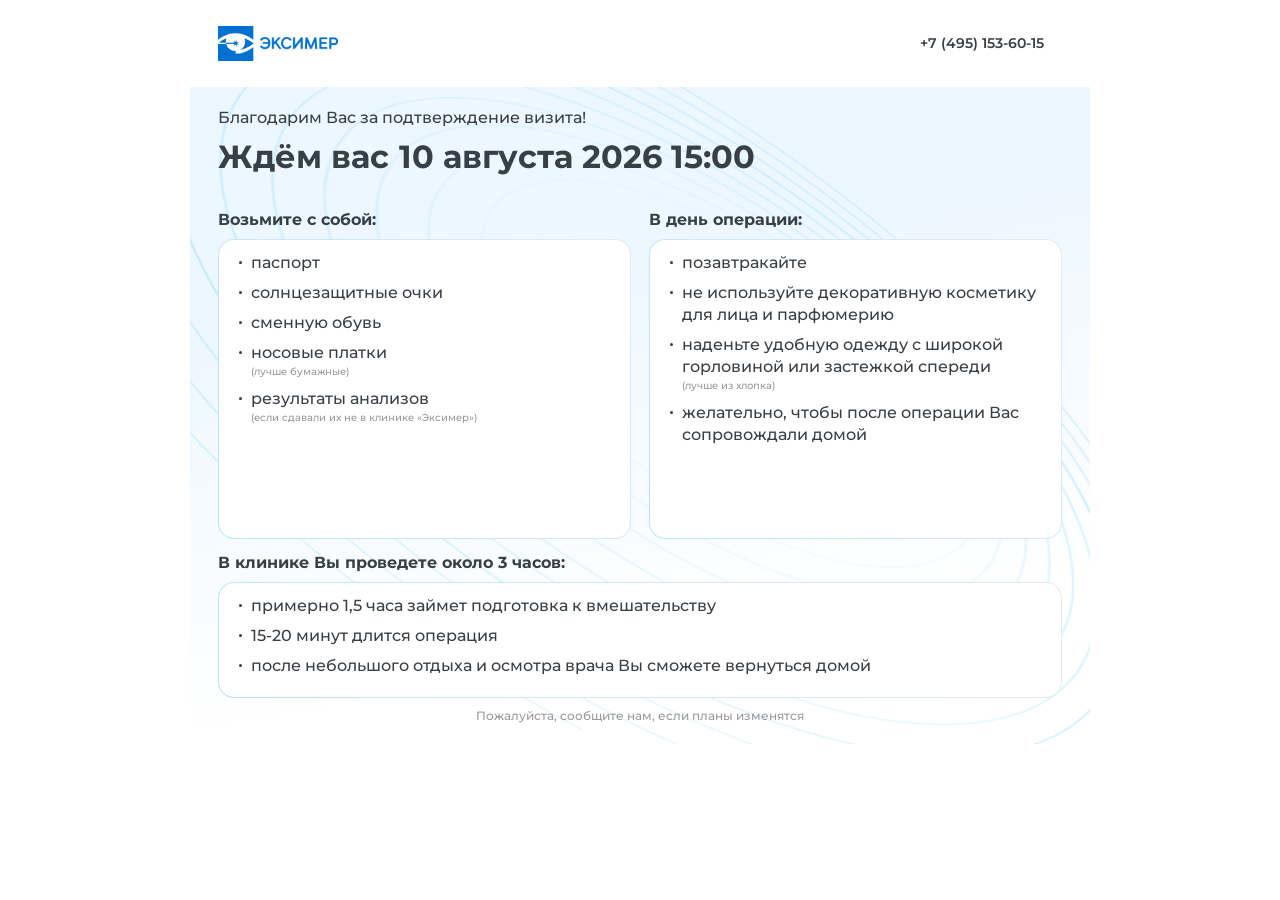
<file: confirm-operation.html>
<!doctype html>
<html lang="en">
  <head>
    <meta charset="UTF-8" />
    <meta name="viewport" content="width=device-width, initial-scale=1.0" />
    <link
      href="https://fonts.googleapis.com/css2?family=Allura&family=Montserrat:ital,wght@0,100..900;1,100..900&family=Mulish:ital,wght@0,200..1000;1,200..1000&family=Oswald:wght@200..700&display=swap"
      rel="stylesheet"
    />
    <link
      href="https://fonts.googleapis.com/css2?family=Allura&family=Montserrat:ital,wght@0,100..900;1,100..900&family=Mulish:ital,wght@0,200..1000;1,200..1000&family=Oswald:wght@200..700&display=swap"
      rel="stylesheet"
    />
    <link rel="stylesheet" href="css/reset.css" />
    <link rel="stylesheet" href="css/confirm.css" />
    <link rel="stylesheet" href="css/confirm-operation-diagnostics.css" />
    <title>Confirm Operation</title>
  </head>
  <body class="body-container">
    <header class="header-container">
      <img
        class="header__logo-image"
        src="assets/Logo_excimer.png"
        alt="logo"
      />
      <a class="header__phone-link" href="tel:+74951536015"
        >+7 (495) 153-60-15</a
      >
    </header>
    <main class="main-container">
      <div class="main-wrapper">
        <p class="main-content__visit-header">
          Благодарим Вас за&nbsp;подтверждение визита!
        </p>
        <h1 class="main-content__header">
          Ждём вас
          <p>10 августа 2026 15:00</p>
        </h1>
        <div class="main-content__checklist-row">
          <div class="main-content__visit-info checklist-row">
            <p class="visit-info-header">Возьмите с собой:</p>
            <div class="visit-info-container checklist-row">
              <ul class="check-list">
                <li>паспорт</li>
                <li>солнцезащитные очки</li>
                <li>сменную обувь</li>
                <li>
                  носовые платки
                  <p class="check-list-subtext">(лучше бумажные)</p>
                </li>
                <li>
                  результаты анализов
                  <p class="check-list-subtext">
                    (если сдавали их не в клинике «Эксимер»)
                  </p>
                </li>
              </ul>
            </div>
          </div>
          <div class="main-content__visit-info checklist-row">
            <p class="visit-info-header">В день операции:</p>
            <div class="visit-info-container checklist-row">
              <ul class="check-list">
                <li>позавтракайте</li>
                <li>
                  не используйте декоративную косметику для лица и парфюмерию
                </li>
                <li>
                  наденьте удобную одежду с широкой горловиной или застежкой
                  спереди
                  <p class="check-list-subtext">(лучше из хлопка)</p>
                </li>
                <li>желательно, чтобы после операции Вас сопровождали домой</li>
              </ul>
            </div>
          </div>
        </div>
        <div class="main-content__visit-info">
          <p class="visit-info-header">В клинике Вы проведете около 3 часов:</p>
          <div class="visit-info-container">
            <ul class="check-list">
              <li>примерно 1,5 часа займет подготовка к вмешательству</li>
              <li>15-20 минут длится операция</li>
              <li>
                после небольшого отдыха и осмотра врача Вы сможете вернуться
                домой
              </li>
            </ul>
          </div>
        </div>
        <p class="warning-text">
          Пожалуйста, сообщите нам, если планы изменятся
        </p>
      </div>
    </main>
  </body>
</html>
</file>
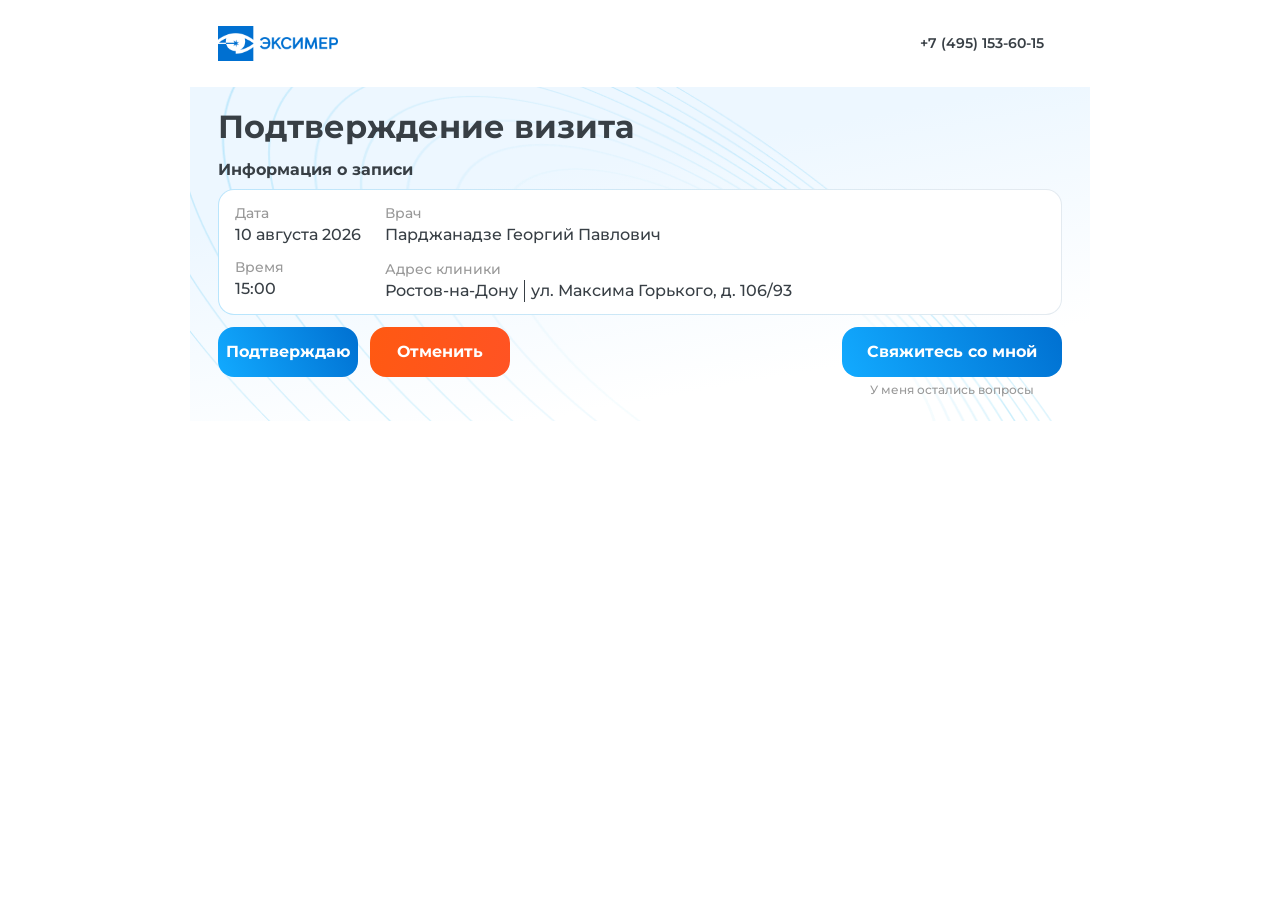
<file: confirm.html>
<!doctype html>
<html lang="en">
  <head>
    <meta charset="UTF-8" />
    <meta name="viewport" content="width=device-width, initial-scale=1.0" />
    <link
      href="https://fonts.googleapis.com/css2?family=Allura&family=Montserrat:ital,wght@0,100..900;1,100..900&family=Mulish:ital,wght@0,200..1000;1,200..1000&family=Oswald:wght@200..700&display=swap"
      rel="stylesheet"
    />
    <link
      href="https://fonts.googleapis.com/css2?family=Allura&family=Montserrat:ital,wght@0,100..900;1,100..900&family=Mulish:ital,wght@0,200..1000;1,200..1000&family=Oswald:wght@200..700&display=swap"
      rel="stylesheet"
    />
    <link rel="stylesheet" href="css/reset.css" />
    <link rel="stylesheet" href="css/confirm.css" />
    <title>Confirm</title>
  </head>
  <body class="body-container">
    <header class="header-container">
      <img
        class="header__logo-image"
        src="assets/Logo_excimer.png"
        alt="logo"
      />
      <a class="header__phone-link" href="tel:+74951536015"
        >+7 (495) 153-60-15</a
      >
    </header>
    <main class="main-container">
      <div class="main-wrapper">
        <h1 class="main-content__header">Подтверждение визита</h1>
        <div class="main-content__visit-info">
          <p class="visit-info-header">Информация о записи</p>
          <div class="visit-info-container">
            <div class="visit-content-date-container">
              <div class="visit-content-date">
                <p class="visit-date-header visit-content-header">Дата</p>
                <p class="visit-date visit-content-text">10 августа 2026</p>
              </div>
              <div class="visit-content-time">
                <p class="visit-time-header visit-content-header">Время</p>
                <p class="visit-time visit-content-text">15:00</p>
              </div>
            </div>
            <div class="visit-content-info-container">
              <div class="visit-content-doctor">
                <p class="visit-doctor-header visit-content-header">Врач</p>
                <p class="visit-doctor visit-content-text">
                  Парджанадзе Георгий Павлович
                </p>
              </div>
              <div class="visit-content-address">
                <p class="visit-address-header visit-content-header">
                  Адрес клиники
                </p>
                <div class="visit-address visit-content-text">
                  <p class="visit-address-city">Ростов-на-Дону</p>
                  <div class="visit-address-divider"></div>
                  ул. Максима Горького, д. 106/93
                </div>
              </div>
            </div>
          </div>
        </div>
        <div class="buttons-group">
          <div class="buttons-visit">
            <button class="button-confirm">Подтверждаю</button>
            <button class="button-cancel">Отменить</button>
          </div>
          <div class="button-wrapper">
            <p class="button-wrapper-container-text">У меня остались вопросы</p>
            <button class="action-button">Свяжитесь со мной</button>
          </div>
        </div>
      </div>
    </main>
  </body>
</html>
</file>
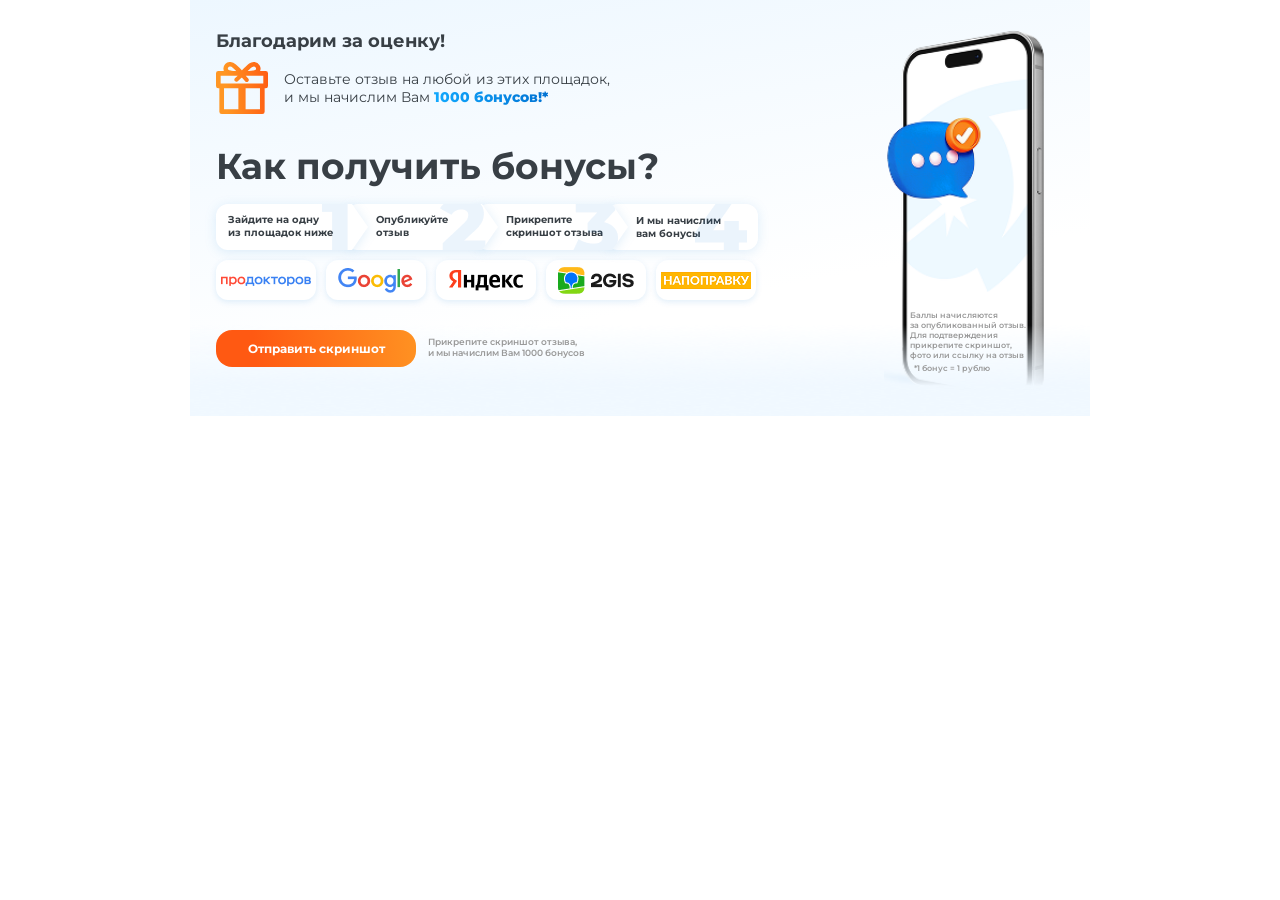
<file: get-bonuses.html>
<!doctype html>
<html lang="en">
  <head>
    <meta charset="UTF-8" />
    <meta name="viewport" content="width=device-width, initial-scale=1.0" />
    <link
      href="https://fonts.googleapis.com/css2?family=Allura&family=Montserrat:ital,wght@0,100..900;1,100..900&family=Mulish:ital,wght@0,200..1000;1,200..1000&family=Oswald:wght@200..700&display=swap"
      rel="stylesheet"
    />
    <link
      href="https://fonts.googleapis.com/css2?family=Allura&family=Montserrat:ital,wght@0,100..900;1,100..900&family=Mulish:ital,wght@0,200..1000;1,200..1000&family=Oswald:wght@200..700&display=swap"
      rel="stylesheet"
    />
    <link rel="stylesheet" href="css/reset.css" />
    <link rel="stylesheet" href="css/get-bonuses.css" />
    <title>Get Bonuses</title>
  </head>
  <body class="body-container">
    <main class="main-container">
      <div class="main-container__header">
        <span>Благодарим за оценку!</span>
        <div class="main-container__header-prize">
          <img src="assets/svg/present.svg" alt="present image" />
          <p>
            Оставьте отзыв на любой из этих площадок, и&nbsp;мы начислим Вам
            <span class="header-prize-accent"> 1000&nbsp;бонусов!* </span>
          </p>
        </div>
      </div>
      <div class="main-container__content">
        <h1>Как получить бонусы?</h1>
        <div class="content-steps">
          <div class="content-steps-pair">
            <div class="content-step-wrapper first">
              <div class="content-step first">
                <p>Зайдите на одну из&nbsp;площадок ниже</p>
                <img src="assets/svg/numbers/one.png" alt="number" />
              </div>
            </div>
            <div class="content-step-wrapper second">
              <div class="content-step second">
                <p>Опубликуйте отзыв</p>
                <img src="assets/svg/numbers/two.png" alt="number" />
              </div>
            </div>
          </div>
          <div class="content-steps-pair">
            <div class="content-step-wrapper third">
              <div class="content-step third">
                <p>Прикрепите скриншот отзыва</p>
                <img src="assets/svg/numbers/three.png" alt="number" />
              </div>
            </div>
            <div class="content-step-wrapper four">
              <div class="content-step four">
                <p>И мы начислим вам бонусы</p>
                <img src="assets/svg/numbers/four.png" alt="number" />
              </div>
            </div>
          </div>
        </div>
      </div>
      <div class="content-wrapper">
        <div class="content-platform-cards">
          <a href="" class="platform-card">
            <img
              src="assets/svg/platforms/prodoctorov-logo.png"
              alt="platform logo"
            />
          </a>
          <a href="" class="platform-card">
            <img
              src="assets/svg/platforms/google-logo.png"
              alt="platform logo"
            />
          </a>
          <a href="" class="platform-card">
            <img
              src="assets/svg/platforms/yandex-logo.png"
              alt="platform logo"
            />
          </a>
          <a href="" class="platform-card">
            <img src="assets/svg/platforms/2gis-logo.png" alt="platform logo" />
          </a>
          <a href="" class="platform-card">
            <img
              src="assets/svg/platforms/napopravku-logo.png"
              alt="platform logo"
            />
          </a>
          <p class="platform-cards-subtext">
            Прикрепите скриншот отзыва, и&nbsp;мы начислим Вам 1000 бонусов
          </p>
        </div>
        <div class="phone-image-container">
          <img
            class="phone-image"
            src="assets/mockup-phone.png"
            alt="phone image"
          />
          <span>*1 бонус = 1 рублю</span>
        </div>
      </div>
      <div class="button-container">
        <button class="button-send">Отправить скриншот</button>
        <p class="button-subtext">
          Баллы начисляются за&nbsp;опубликованный отзыв. Для подтверждения
          прикрепите скриншот, фото или ссылку на отзыв
        </p>
      </div>
      <img class="bg-blur" src="assets/bg-blur.png" alt="" />
    </main>
  </body>
</html>
</file>
<file: css/main.css>
.body-container {
  max-width: 900px;
  margin: auto;

  font-family: Montserrat, sans-serif;
  color: #383f45;
}

/* header */
.header-container {
  display: flex;
  justify-content: space-between;
  align-items: center;
  gap: 20px;
  padding: 26px 28px;
  background-color: white;

  font-weight: 600;
  font-size: 14px;
}

.header__logo-image {
  max-width: 120px;
  min-width: 90px;
}

.header__phone-link {
  min-width: 142px;
}

/* main */
.main-container {
  display: flex;
  flex-direction: column;
  background: linear-gradient(
    170deg,
    rgba(237, 247, 255, 1) 30%,
    rgba(255, 255, 255, 1) 80%
  );

  background-repeat: no-repeat;
}

.main-container-group {
  padding: 20px 28px 0;
  width: 100%;
  max-width: 900px;
}

.main-content__header {
  font-size: 32px;
  font-weight: 700;
}

.main-content__stars-numbers {
  margin-top: 16px;
}

.main-content__stars-numbers {
  display: flex;
  gap: 4px;
}

.main-content__stars-subtext {
  margin-top: 4px;
  font-size: 10px;
  font-weight: 500;
  color: #999999;
}

/* button */
.main-content__button-container {
  display: flex;
  flex-direction: column;
  align-items: center;
  gap: 10px;
  margin-top: 40px;
}

.main-content__button-container-text {
  padding: 0 25px;
  text-align: center;
  color: #999999;
  font-weight: 500;
}

.main-content__action-button {
  width: 100%;
  height: 50px;
  color: white;
  font-size: 16px;
  font-weight: 700;
  border-radius: 16px;
  background: linear-gradient(
    63deg,
    rgba(18, 170, 255, 1) 1%,
    rgba(0, 112, 209, 1) 100%
  );
}

/* bg-image */
.main-content__bg-pic {
  align-self: flex-end;
  position: relative;
}

.main-content__bg-pic-image {
  width: clamp(380px, 80vw, 480px);
}

@media (min-width: 760px) {
  .main-container {
    flex-direction: row;
    justify-content: space-between;
  }

  .main-content__bg-pic {
    height: 260px;
    max-width: 140px;
    width: 100%;
  }

  .main-content__bg-pic-image {
    position: absolute;
    right: 0px;
    max-width: unset;
    height: auto;
    width: clamp(280px, 40vw, 380px);
  }

  .main-content__button-container {
    flex-direction: row-reverse;
    justify-content: left;
    gap: 0;
  }

  .main-content__action-button {
    width: 360px;
  }

  .main-content__button-container-text {
    text-align: left;
    max-width: 300px;
    min-width: 300px;
    z-index: 1000;
  }
}
</file>
<file: css/bad-review-sent.css>
.main-content__text {
  width: 210px;
  font-weight: 500;
  margin-top: 12px;
  font-size: 16px;
}

.main-content__bg-pic {
  margin: auto;
}

.main-content__bg-pic-image {
  height: 350px;
  width: auto;
}

@media (min-width: 760px) {
  .main-content__bg-pic-image {
    clip-path: inset(0 0 40px);
  }
}
</file>
<file: css/bad-review.css>
/* text-forms */
textarea::placeholder,
input::placeholder {
  font-size: 12px;
  color: #d6d6d6;
}
.main-content__review-area,
.main-content__email-form {
  margin-top: 16px;
  font-weight: 700;
  font-size: 16px;
}

.main-content__review-area > textarea,
.main-content__email-form > input {
  margin-top: 6px;
  width: 360px;
  padding: 10px 12px;
  border: 1px solid transparent;
  border-radius: 16px;
  background:
    linear-gradient(white, white) padding-box,
    linear-gradient(
        240deg,
        rgba(227, 234, 240, 1) 10%,
        rgba(183, 229, 253, 1) 100%
      )
      border-box;
  resize: none;
}

.main-content__review-area > textarea:focus,
.main-content__email-form > input:focus {
  outline: none;
  background:
    linear-gradient(white, white) padding-box,
    linear-gradient(63deg, rgba(18, 170, 255, 1) 1%, rgba(0, 112, 209, 1) 100%)
      border-box;
}

.checkbox-docs {
  margin-top: 16px;
  width: 100%;
  display: flex;
  align-items: start;
  gap: 10px;
}

input[type="checkbox"] {
  min-width: 20px;
  min-height: 20px;
  accent-color: #0070d1;
}

.text-docs {
  font-size: 12px;
}

a.checkbox-docs-link {
  color: #0070d1;
  font-weight: 600;
}

/* media */
@media (max-width: 760px) {
  .main-content__bg-pic {
    display: none;
  }

  .main-content__review-area > textarea,
  .main-content__email-form > input {
    width: 100%;
  }
}

@media (min-width: 760px) {
  .main-content__bg-pic-image {
    bottom: 40px;
  }

  .checkbox-docs {
    width: 360px;
  }
}
</file>
<file: css/confirm.css>
.body-container {
  max-width: 900px;
  margin: auto;

  font-family: Montserrat, sans-serif;
  color: #383f45;
}

/* header */
.header-container {
  display: flex;
  justify-content: space-between;
  align-items: center;
  gap: 20px;
  padding: 26px 28px;
  background-color: white;

  font-weight: 600;
  font-size: 14px;
}

.header__logo-image {
  max-width: 120px;
  min-width: 90px;
}

.header__phone-link {
  min-width: 142px;
}

/* main */
.main-container {
  display: flex;
  flex-direction: column;
  background-image:
    url("../assets/bg-circles.png"),
    linear-gradient(
      170deg,
      rgba(237, 247, 255, 1) 30%,
      rgba(255, 255, 255, 1) 80%
    );
  background-position: top;
  background-size: cover;
  background-repeat: no-repeat;
}

.main-wrapper {
  padding: 20px 28px;
  width: 100%;
  max-width: 900px;
}

.main-content__header {
  font-size: 32px;
  font-weight: 700;
}

/* button */
.button-wrapper {
  display: flex;
  flex-direction: column;
  align-items: center;
  gap: 2px;
}

.button-wrapper-container-text {
  text-align: center;
  color: #999999;
  font-weight: 500;
  font-size: 12px;
  line-height: 22px;
}

.action-button {
  width: 100%;
  height: 50px;
  color: white;
  font-size: 16px;
  font-weight: 700;
  border-radius: 16px;
  background: linear-gradient(
    63deg,
    rgba(18, 170, 255, 1) 1%,
    rgba(0, 112, 209, 1) 100%
  );
}

/* confirm */
/* content */
.main-content__visit-info {
  margin-top: 14px;
}

.visit-info-header {
  font-size: 16px;
  font-weight: 700;
}

.visit-info-container {
  display: flex;
  gap: 24px;
  flex-direction: column;

  margin-top: 10px;
  width: 100%;
  padding: 12px 16px;
  border: 1px solid transparent;
  border-radius: 16px;
  background:
    linear-gradient(white, white) padding-box,
    linear-gradient(
        240deg,
        rgba(227, 234, 240, 1) 10%,
        rgba(183, 229, 253, 1) 100%
      )
      border-box;
}

.visit-content-header {
  font-size: 14px;
  font-weight: 500;
  color: #999999;
  line-height: 22px;
}

.visit-content-text {
  font-size: 16px;
  font-weight: 500;
  line-height: 22px;
}

.visit-content-date-container {
  width: auto;
  display: flex;
  gap: 24px;
}

.visit-content-info-container {
  display: flex;
  gap: 12px;
  flex-direction: column;
}

.visit-content-date {
  display: flex;
  flex-direction: column;
}

.buttons-group {
  display: flex;
  flex-direction: column;
  gap: 36px;

  margin-top: 24px;
}

.buttons-visit {
  display: flex;
  gap: 12px;
}

.button-confirm,
.button-cancel {
  width: 100%;
  height: 50px;
  color: white;
  font-size: 16px;
  font-weight: 700;
  border-radius: 16px;
}

.button-confirm {
  background: linear-gradient(
    63deg,
    rgba(18, 170, 255, 1) 1%,
    rgba(0, 112, 209, 1) 100%
  );
}

.button-cancel {
  background: linear-gradient(
    283deg,
    rgba(255, 83, 35, 1) 0%,
    rgba(255, 89, 18, 1) 100%
  );
}

@media (min-width: 600px) {
  .visit-address-divider {
    width: 1px;
    height: 22px;
    background-color: #383f45;
  }

  .visit-address {
    display: flex;
    gap: 6px;
  }

  .visit-content-date-container {
    flex-direction: column;
    gap: 10px;
  }

  .visit-info-container {
    flex-direction: row;
  }

  .visit-address-city,
  .visit-date,
  .visit-content-date {
    flex-shrink: 0;
  }
  .button-confirm,
  .button-cancel {
    width: 140px;
  }

  .buttons-group {
    margin-top: 12px;
    flex-direction: row;
    justify-content: space-between;
    align-items: start;
  }

  .action-button {
    width: 220px;
  }

  .button-wrapper {
    flex-direction: column-reverse;
  }
}
</file>
<file: css/call-me.css>
.call-me-container {
  align-items: center;
}

.main-wrapper {
  width: 360px;
  margin-top: 60px;
}

.call-me-text {
  margin-top: 10px;
}
.mockup-phone-image {
  max-width: 280px;
}

@media (min-width: 600px) {
  .call-me-container {
    flex-direction: row;
    justify-content: space-between;
    align-items: start;
  }

  .mockup-phone-image {
    max-width: 180px;
    margin: 30px 100px 0 0;
  }
}
</file>
<file: css/confirm-checkup.css>
.main-wrapper {
  padding: 160px 36px 300px;
  display: flex;
  flex-direction: column;
  align-items: center;
  justify-content: center;
  margin: auto;
}
.main-content__header {
  text-align: center;
  margin-top: 4px;
}

.main-content__visit-header {
  margin-top: 16px;
  line-height: 22px;
  font-weight: 500;
}

@media (min-width: 660px) {
  .main-wrapper {
    padding: 80px 36px 100px;
  }

  .main-content__header {
    display: flex;
    gap: 10px;
  }
}
</file>
<file: css/confirm-operation-diagnostics.css>
.main-content__visit-header {
  line-height: 22px;
  font-weight: 500;
  margin-bottom: 8px;
}

ul.check-list {
  list-style: none;
  padding-left: 16px;
  margin: 0;
}

ul.check-list li {
  position: relative;
  margin-bottom: 8px;
  font-weight: 500;
  font-size: 16px;
  line-height: 22px;
}

ul.check-list li::before {
  content: "";
  position: absolute;
  left: -12px;
  top: 0.6em;
  width: 3px;
  height: 3px;
  background-color: #383f45;
  border-radius: 50%;
}

.check-list-subtext {
  color: #999999;
  font-size: 10px;
  font-weight: 500;
  line-height: 16px;
}

.warning-text {
  margin-top: 10px;
  font-size: 12px;
  line-height: 16px;
  font-weight: 500;
  text-align: center;
  color: #999999;
}

@media (min-width: 660px) {
  .main-content__checklist-row {
    margin-top: 20px;
    display: flex;
    gap: 18px;
  }

  .checklist-row {
    width: 100%;
    min-height: 300px;
  }

  .checklist-row.diagnostic {
    width: 100%;
    min-height: 220px;
  }

  .main-content__header {
    display: flex;
    gap: 10px;
  }
}
</file>
<file: css/get-bonuses.css>
.body-container {
  max-width: 900px;
  margin: auto;

  font-family: Montserrat, sans-serif;
  color: #383f45;
  overflow: hidden;
}

.main-container {
  position: relative;
  padding: 30px 26px;
  background: linear-gradient(
    170deg,
    rgba(237, 247, 255, 1) 0%,
    rgba(255, 255, 255, 1) 68%
  );

  background-repeat: no-repeat;
}

.main-container__header > span {
  font-size: 18px;
  font-weight: 700;
}

.main-container__header-prize p {
  max-width: 340px;
}
.main-container__header-prize {
  margin-top: 10px;
  display: flex;
  align-items: center;
  gap: 16px;
  font-size: 14px;
}

.header-prize-accent {
  background: linear-gradient(
    63deg,
    rgba(18, 170, 255, 1) 1%,
    rgba(0, 112, 209, 1) 100%
  );

  -webkit-background-clip: text;
  -webkit-text-fill-color: transparent;

  font-weight: 800;
}

.main-container__content {
  margin-top: 30px;
}
.main-container__content > h1 {
  font-size: 36px;
  font-weight: 700;
}

.content-steps {
  display: flex;
  flex-wrap: wrap;
  margin-top: 16px;
  gap: 16px;
}

.content-steps-pair {
  display: flex;
  gap: 8px;
  width: 100%;
}
.content-step-wrapper {
  width: 100%;
}

.content-step {
  box-shadow: 0px 2px 6px 0px rgba(0, 112, 209, 0.12);
  background-color: white;
  width: 100%;
  height: 46px;
  padding: 10px 0 8px 12px;
  position: relative;

  font-size: 10px;
  font-weight: 700;

  border-radius: 12px;
}

.content-step > img {
  position: absolute;
  right: 10px;
  top: 0;
}

.content-step.first > p {
  width: 110px;
}
.content-step.second > p {
  width: 80px;
}
.content-step.third > p {
  width: 112px;
}
.content-step.four > p {
  width: 104px;
}

.content-wrapper {
  display: flex;
  justify-content: space-around;
  margin-top: 20px;
  margin-right: 20px;
}

.content-platform-cards {
  display: flex;
  flex-direction: column;
  margin: 20px 0 0 20px;
  gap: 10px;
  width: fit-content;
}

.platform-card {
  background-color: white;
  width: clamp(
    96px,
    calc(96px + (160 - 96) * ((100vw - 440px) / (750 - 440))),
    160px
  );
  height: 40px;
  box-shadow: 0px 2px 6px 0px rgba(0, 112, 209, 0.12);
  border-radius: 12px;
  display: flex;
  justify-content: center;
  align-items: center;
  z-index: 1;
}

.phone-image-container {
  position: relative;
  width: 100%;
  max-width: 168px;
}

.phone-image-container > span {
  position: absolute;
  bottom: 0;
  left: 26px;
  font-size: 8px;
  font-weight: 600;
  color: #999999;
  z-index: 1;
}

.phone-image {
  position: absolute;
  right: 0;
  bottom: -75px;
  z-index: 0;
}

.platform-cards-subtext {
  width: 125px;
  font-size: 9px;
  font-weight: 600;
  color: #999999;
  margin-left: 8px;
  z-index: 1;
}

.button-container {
  margin-top: 10px;
  position: relative;
  z-index: 10;
  display: flex;
  flex-direction: column;
  align-items: center;
  gap: 8px;
}

.button-send {
  width: 100%;
  padding: 11px;
  display: flex;
  justify-content: center;
  align-items: center;

  font-size: 12px;
  font-weight: 700;
  color: white;
  background: linear-gradient(86deg, #ff5912 19.24%, #ff9623 106.12%);
  border-radius: 16px;
  max-width: 500px;
}

.button-subtext {
  text-align: center;
  font-size: 8px;
  font-weight: 600;
  color: #999999;
  max-width: 360px;
}

.bg-blur {
  width: 100%;
  height: 180px;
  position: absolute;
  left: 0;
  bottom: 0;
}

@media (min-width: 600px) {
  .main-container__header {
    margin: auto;
    width: 408px;
  }
  .main-container__header-prize {
    justify-content: center;
  }

  .main-container__content {
    margin: 30px auto 0;
  }

  .main-container__content > h1 {
    text-align: center;
  }

  .content-steps {
    flex-wrap: nowrap;
    gap: 0;
    max-width: 520px;
    margin: 16px auto 0;
  }

  .content-steps-pair {
    gap: 0;
  }

  .content-step-wrapper.first,
  .content-step-wrapper.second,
  .content-step-wrapper.third,
  .content-step-wrapper.four {
    filter: drop-shadow(0px 2px 6px rgba(0, 112, 209, 0.12));
    margin-right: -22px;
  }

  .content-step.first,
  .content-step.second,
  .content-step.third {
    background-color: white;
    width: 100%;
    height: 46px;
    padding: 9px 0 9px 12px;

    font-size: 10px;
    font-weight: 700;

    clip-path: polygon(
      0 0,
      calc(100% - 16px) 0,
      100% 50%,
      calc(100% - 16px) 100%,
      0 100%
    );
  }

  .content-step-wrapper.first {
    z-index: 100000;
  }
  .content-step-wrapper.second {
    z-index: 10000;
  }
  .content-step-wrapper.third {
    z-index: 1000;
  }
  .content-step-wrapper.four {
    z-index: 100;
  }

  .content-step {
    box-shadow: unset;
  }

  .content-step.second,
  .content-step.third,
  .content-step.four {
    padding-left: 30px;
  }
}

@media (min-width: 760px) {
  .main-container__header {
    width: auto;
  }
  .main-container__header-prize {
    justify-content: unset;
  }
  .main-container__content > h1 {
    text-align: left;
  }

  .content-steps {
    margin: 16px 0 0;
  }

  .content-platform-cards {
    flex-direction: row;
  }

  .content-platform-cards {
    flex-direction: row;
    margin: 10px 0 0;
  }

  .content-wrapper {
    display: flex;
    justify-content: space-between;
    margin-top: 0;
    margin-right: 0;
    z-index: 10000;
  }

  .phone-image {
    top: unset;
    bottom: -130px;
  }

  .platform-card {
    width: 100px;
  }

  .platform-cards-subtext {
    position: absolute;
    width: 170px;
    bottom: 58px;
    left: 230px;
  }

  .bg-blur {
    height: 100px;
  }

  .phone-image {
    clip-path: inset(0 0 40px);
  }

  .phone-image-container > span {
    bottom: -73px;
    left: 18px;
  }

  .button-container {
    flex-direction: row;
    justify-content: space-between;
  }

  .button-send {
    width: 200px;
  }

  .button-subtext {
    text-align: left;
    width: 117px;
    margin: 0 37px 26px 0;
  }

  .phone-image {
    min-width: 180px;
  }
}
</file>
